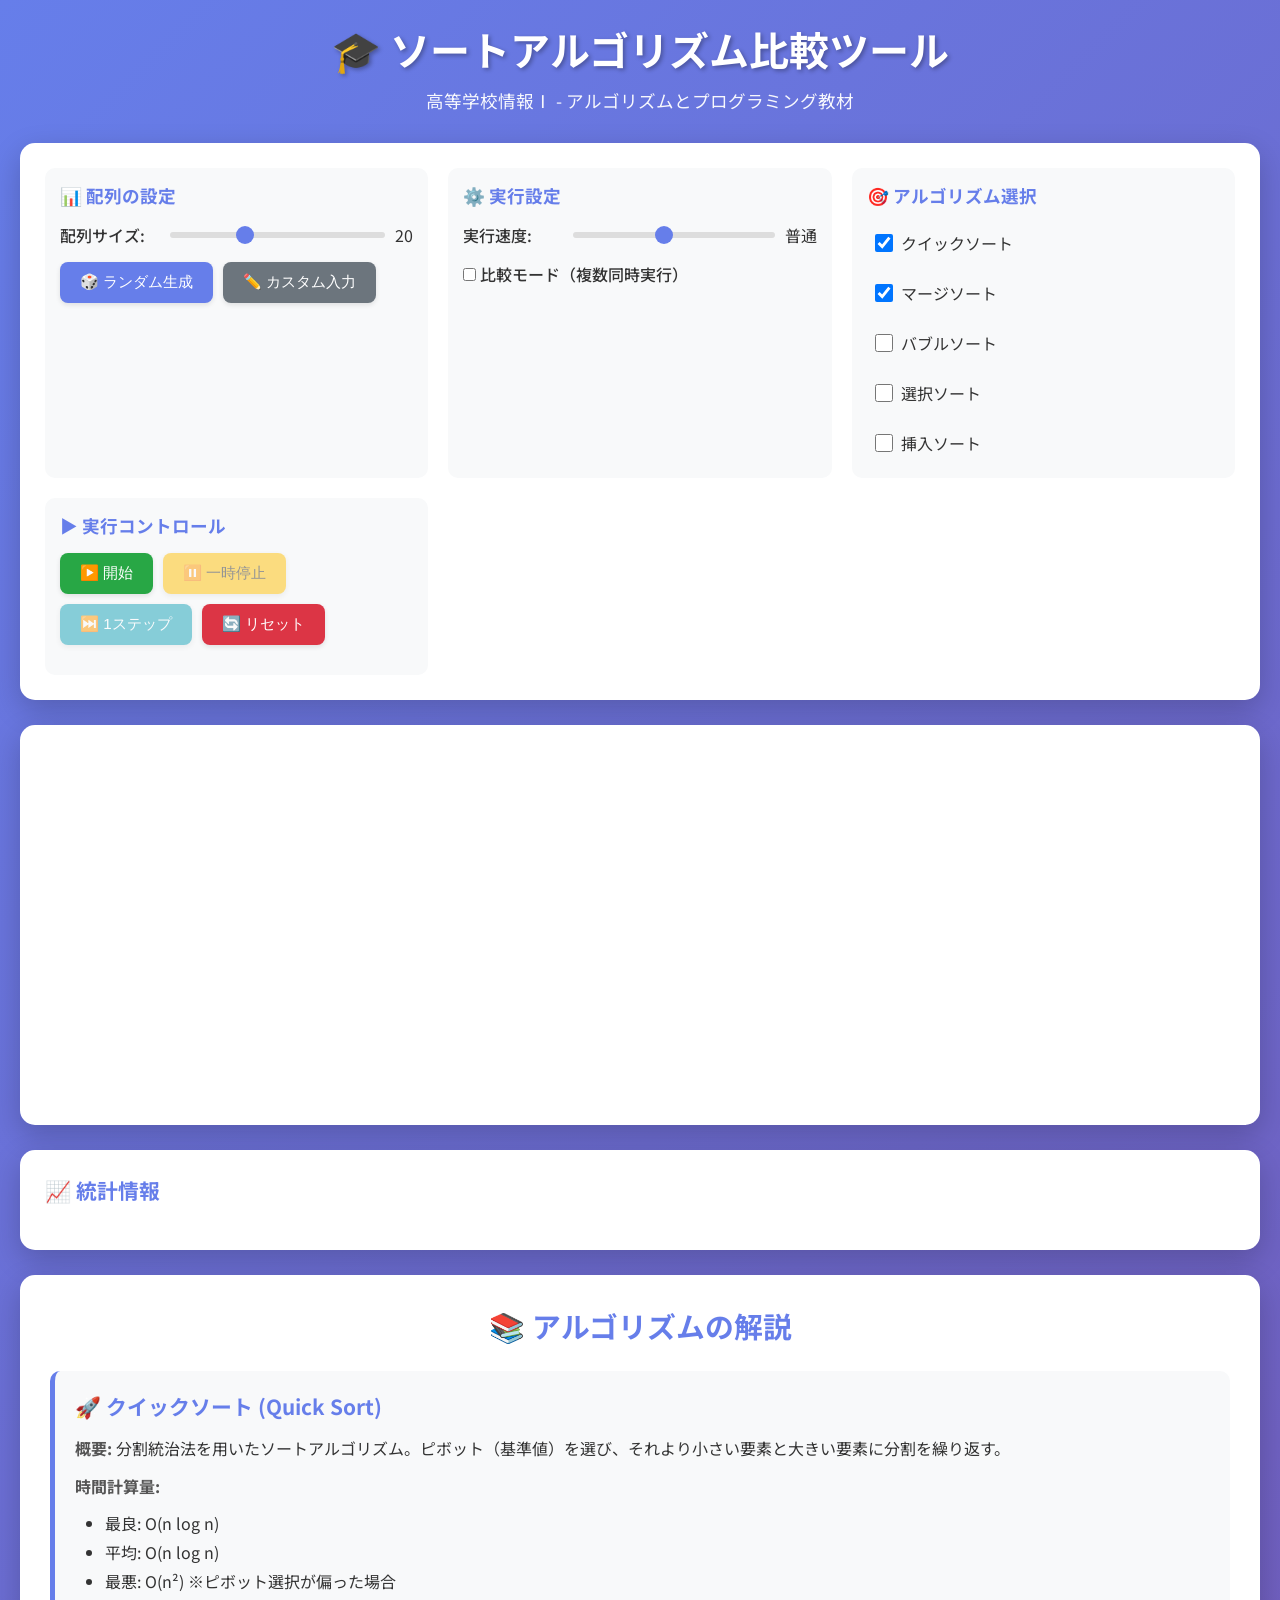
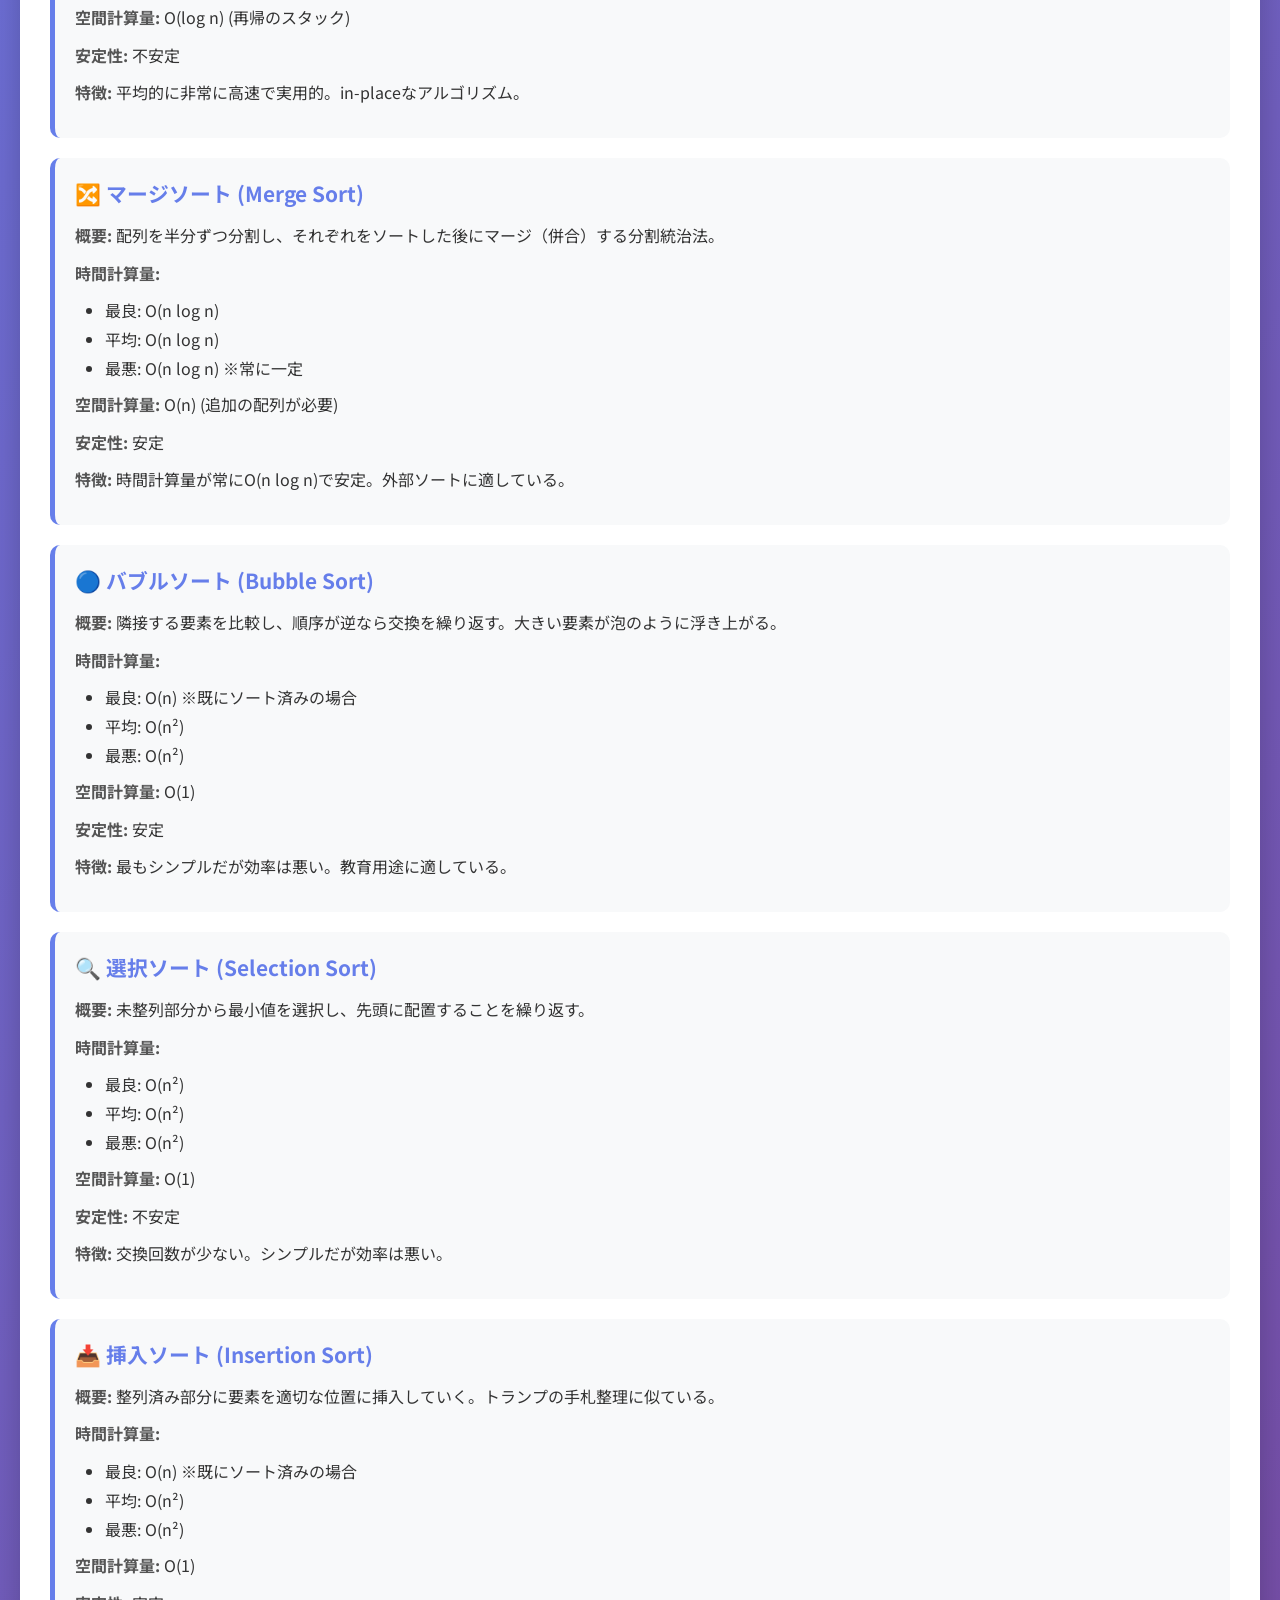
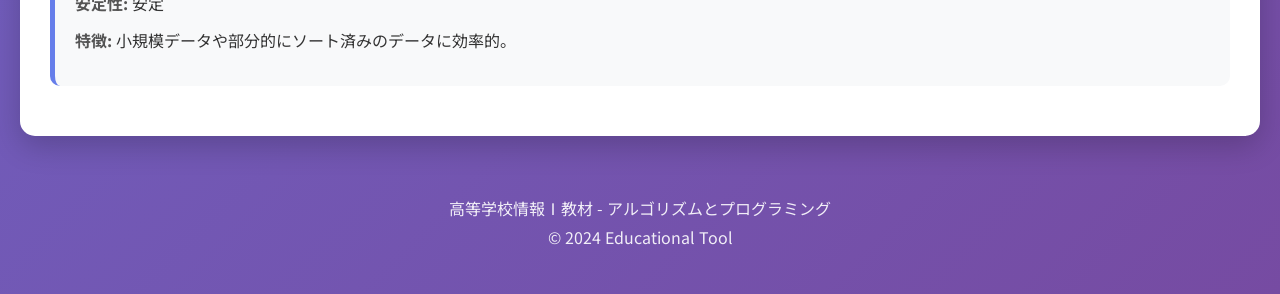
<file: index.html>
<!DOCTYPE html>
<html lang="ja">
<head>
    <meta charset="UTF-8">
    <meta name="viewport" content="width=device-width, initial-scale=1.0">
    <title>ソートアルゴリズム比較ツール - 高校情報Ⅰ教材</title>
    <link rel="stylesheet" href="css/style.css">
    <link href="https://fonts.googleapis.com/css2?family=Noto+Sans+JP:wght@300;400;500;700&display=swap" rel="stylesheet">
</head>
<body>
    <header>
        <h1>🎓 ソートアルゴリズム比較ツール</h1>
        <p class="subtitle">高等学校情報Ⅰ - アルゴリズムとプログラミング教材</p>
    </header>

    <main>
        <!-- コントロールパネル -->
        <section class="control-panel">
            <div class="control-group">
                <h3>📊 配列の設定</h3>
                <div class="control-row">
                    <label for="arraySize">配列サイズ:</label>
                    <input type="range" id="arraySize" min="5" max="50" value="20" step="1">
                    <span id="arraySizeValue">20</span>
                </div>
                <div class="control-row">
                    <button id="randomBtn" class="btn btn-primary">🎲 ランダム生成</button>
                    <button id="customBtn" class="btn btn-secondary">✏️ カスタム入力</button>
                </div>
                <div id="customInputArea" class="custom-input-area" style="display: none;">
                    <label for="customArray">数値をカンマ区切りで入力:</label>
                    <input type="text" id="customArray" placeholder="例: 5,3,8,1,9,2,7,4,6">
                    <button id="applyCustomBtn" class="btn btn-small">適用</button>
                </div>
            </div>

            <div class="control-group">
                <h3>⚙️ 実行設定</h3>
                <div class="control-row">
                    <label for="speed">実行速度:</label>
                    <input type="range" id="speed" min="1" max="10" value="5" step="1">
                    <span id="speedValue">普通</span>
                </div>
                <div class="control-row">
                    <label>
                        <input type="checkbox" id="compareMode">
                        比較モード（複数同時実行）
                    </label>
                </div>
            </div>

            <div class="control-group">
                <h3>🎯 アルゴリズム選択</h3>
                <div class="algorithm-select">
                    <label><input type="checkbox" class="algo-checkbox" value="quick" checked> クイックソート</label>
                    <label><input type="checkbox" class="algo-checkbox" value="merge" checked> マージソート</label>
                    <label><input type="checkbox" class="algo-checkbox" value="bubble"> バブルソート</label>
                    <label><input type="checkbox" class="algo-checkbox" value="selection"> 選択ソート</label>
                    <label><input type="checkbox" class="algo-checkbox" value="insertion"> 挿入ソート</label>
                </div>
            </div>

            <div class="control-group">
                <h3>▶️ 実行コントロール</h3>
                <div class="control-row">
                    <button id="startBtn" class="btn btn-success">▶️ 開始</button>
                    <button id="pauseBtn" class="btn btn-warning" disabled>⏸️ 一時停止</button>
                    <button id="stepBtn" class="btn btn-info" disabled>⏭️ 1ステップ</button>
                    <button id="resetBtn" class="btn btn-danger">🔄 リセット</button>
                </div>
            </div>
        </section>

        <!-- 視覚化エリア -->
        <section class="visualization-area">
            <div id="visualizationContainer"></div>
        </section>

        <!-- 統計情報 -->
        <section class="stats-area">
            <h3>📈 統計情報</h3>
            <div id="statsContainer"></div>
        </section>

        <!-- アルゴリズム解説 -->
        <section class="explanation-area">
            <h2>📚 アルゴリズムの解説</h2>
            
            <div class="algo-card">
                <h3>🚀 クイックソート (Quick Sort)</h3>
                <div class="algo-details">
                    <p><strong>概要:</strong> 分割統治法を用いたソートアルゴリズム。ピボット（基準値）を選び、それより小さい要素と大きい要素に分割を繰り返す。</p>
                    <p><strong>時間計算量:</strong></p>
                    <ul>
                        <li>最良: O(n log n)</li>
                        <li>平均: O(n log n)</li>
                        <li>最悪: O(n²) ※ピボット選択が偏った場合</li>
                    </ul>
                    <p><strong>空間計算量:</strong> O(log n) (再帰のスタック)</p>
                    <p><strong>安定性:</strong> 不安定</p>
                    <p><strong>特徴:</strong> 平均的に非常に高速で実用的。in-placeなアルゴリズム。</p>
                </div>
            </div>

            <div class="algo-card">
                <h3>🔀 マージソート (Merge Sort)</h3>
                <div class="algo-details">
                    <p><strong>概要:</strong> 配列を半分ずつ分割し、それぞれをソートした後にマージ（併合）する分割統治法。</p>
                    <p><strong>時間計算量:</strong></p>
                    <ul>
                        <li>最良: O(n log n)</li>
                        <li>平均: O(n log n)</li>
                        <li>最悪: O(n log n) ※常に一定</li>
                    </ul>
                    <p><strong>空間計算量:</strong> O(n) (追加の配列が必要)</p>
                    <p><strong>安定性:</strong> 安定</p>
                    <p><strong>特徴:</strong> 時間計算量が常にO(n log n)で安定。外部ソートに適している。</p>
                </div>
            </div>

            <div class="algo-card">
                <h3>🔵 バブルソート (Bubble Sort)</h3>
                <div class="algo-details">
                    <p><strong>概要:</strong> 隣接する要素を比較し、順序が逆なら交換を繰り返す。大きい要素が泡のように浮き上がる。</p>
                    <p><strong>時間計算量:</strong></p>
                    <ul>
                        <li>最良: O(n) ※既にソート済みの場合</li>
                        <li>平均: O(n²)</li>
                        <li>最悪: O(n²)</li>
                    </ul>
                    <p><strong>空間計算量:</strong> O(1)</p>
                    <p><strong>安定性:</strong> 安定</p>
                    <p><strong>特徴:</strong> 最もシンプルだが効率は悪い。教育用途に適している。</p>
                </div>
            </div>

            <div class="algo-card">
                <h3>🔍 選択ソート (Selection Sort)</h3>
                <div class="algo-details">
                    <p><strong>概要:</strong> 未整列部分から最小値を選択し、先頭に配置することを繰り返す。</p>
                    <p><strong>時間計算量:</strong></p>
                    <ul>
                        <li>最良: O(n²)</li>
                        <li>平均: O(n²)</li>
                        <li>最悪: O(n²)</li>
                    </ul>
                    <p><strong>空間計算量:</strong> O(1)</p>
                    <p><strong>安定性:</strong> 不安定</p>
                    <p><strong>特徴:</strong> 交換回数が少ない。シンプルだが効率は悪い。</p>
                </div>
            </div>

            <div class="algo-card">
                <h3>📥 挿入ソート (Insertion Sort)</h3>
                <div class="algo-details">
                    <p><strong>概要:</strong> 整列済み部分に要素を適切な位置に挿入していく。トランプの手札整理に似ている。</p>
                    <p><strong>時間計算量:</strong></p>
                    <ul>
                        <li>最良: O(n) ※既にソート済みの場合</li>
                        <li>平均: O(n²)</li>
                        <li>最悪: O(n²)</li>
                    </ul>
                    <p><strong>空間計算量:</strong> O(1)</p>
                    <p><strong>安定性:</strong> 安定</p>
                    <p><strong>特徴:</strong> 小規模データや部分的にソート済みのデータに効率的。</p>
                </div>
            </div>
        </section>
    </main>

    <footer>
        <p>高等学校情報Ⅰ教材 - アルゴリズムとプログラミング</p>
        <p>© 2024 Educational Tool</p>
    </footer>

    <script src="js/algorithms.js"></script>
    <script src="js/visualizer.js"></script>
    <script src="js/main.js"></script>
</body>
</html>
</file>
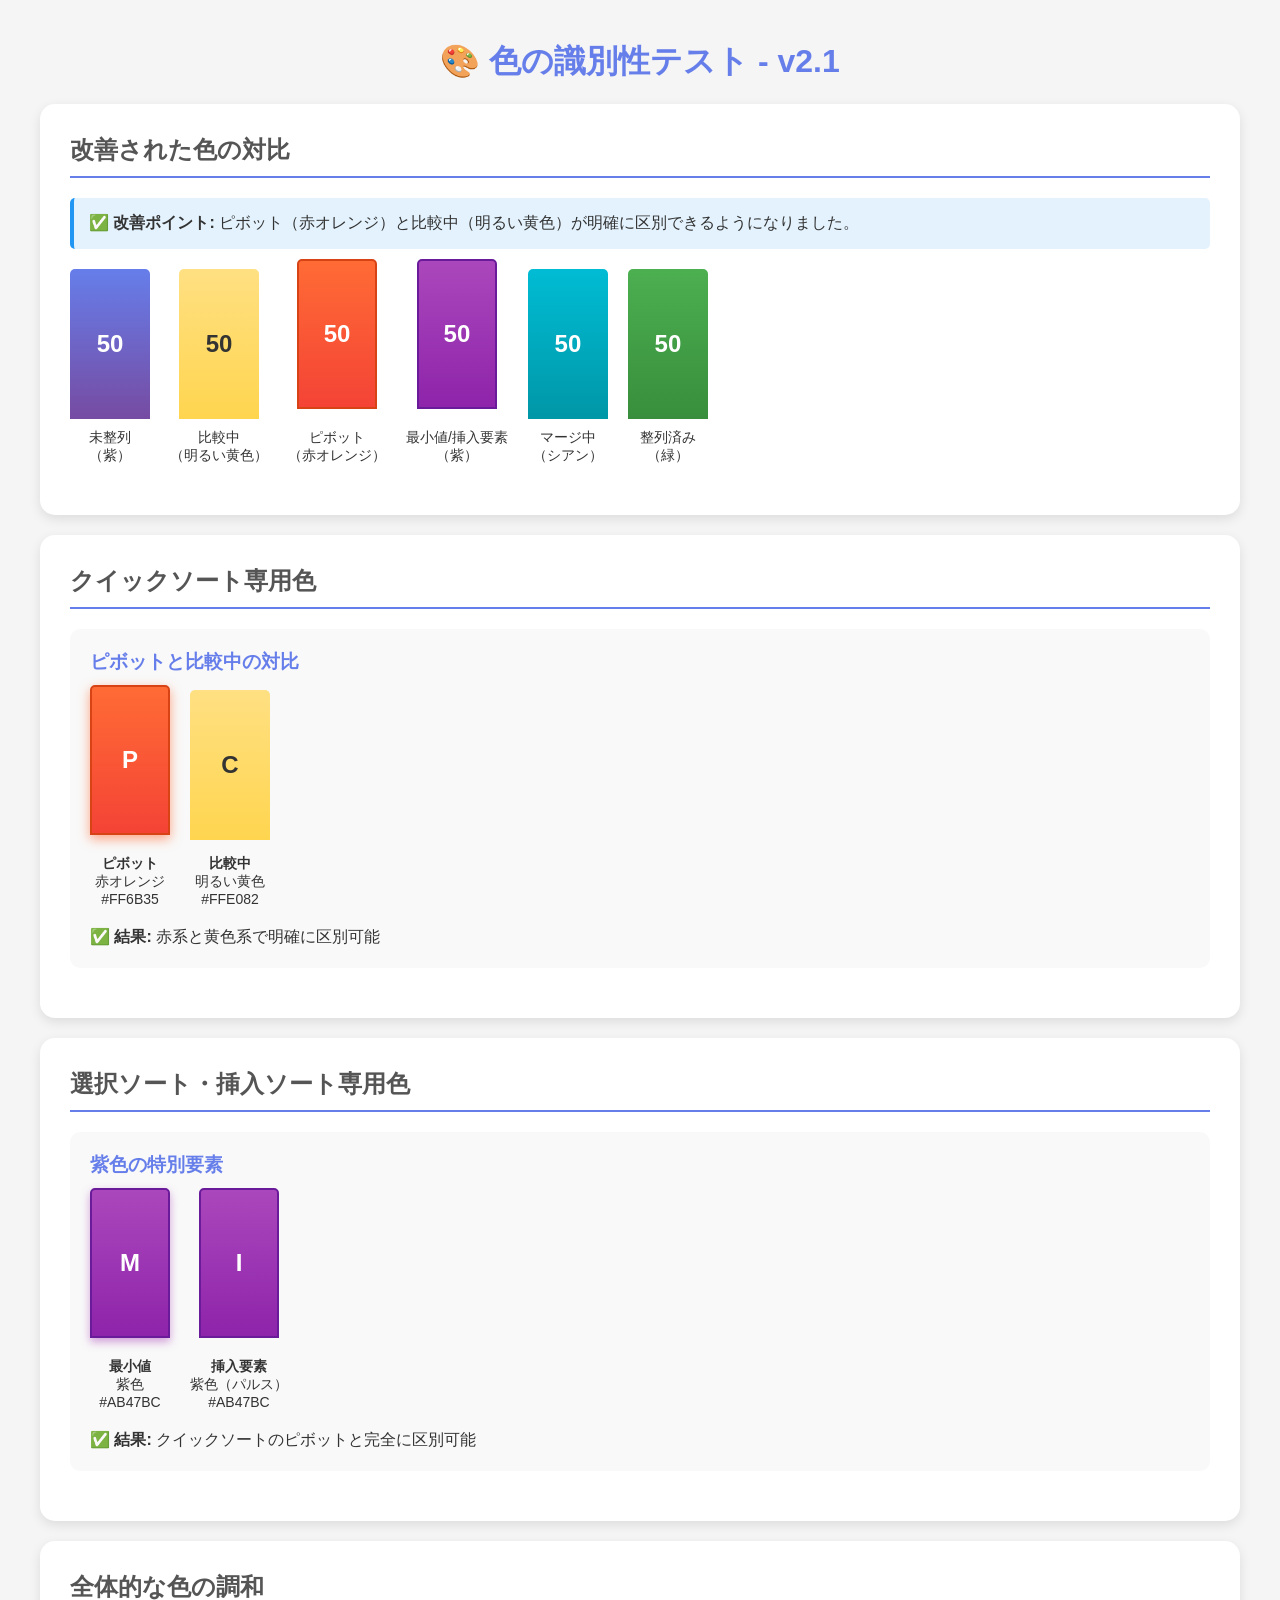
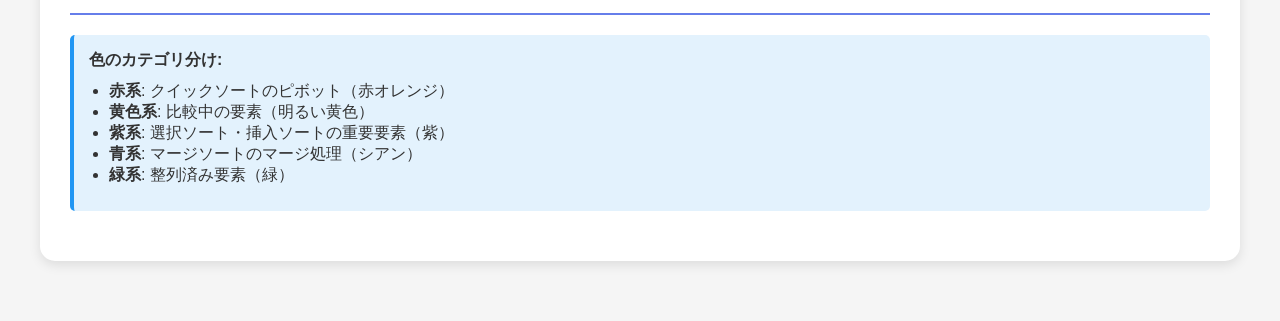
<file: color-test.html>
<!DOCTYPE html>
<html lang="ja">
<head>
    <meta charset="UTF-8">
    <meta name="viewport" content="width=device-width, initial-scale=1.0">
    <title>色の識別性テスト</title>
    <link rel="stylesheet" href="css/style.css">
    <style>
        body {
            background: #f5f5f5;
            padding: 40px;
            font-family: 'Noto Sans JP', sans-serif;
        }
        .test-section {
            background: white;
            padding: 30px;
            margin: 20px 0;
            border-radius: 15px;
            box-shadow: 0 4px 12px rgba(0,0,0,0.1);
        }
        .color-demo {
            display: flex;
            gap: 20px;
            margin: 20px 0;
            flex-wrap: wrap;
        }
        .demo-bar {
            display: flex;
            flex-direction: column;
            align-items: center;
            gap: 10px;
        }
        .demo-bar-item {
            width: 80px;
            height: 150px;
            border-radius: 5px 5px 0 0;
            display: flex;
            align-items: center;
            justify-content: center;
            color: white;
            font-weight: bold;
            font-size: 24px;
        }
        .demo-label {
            font-size: 14px;
            text-align: center;
            font-weight: 500;
        }
        h1 {
            color: #667eea;
            text-align: center;
        }
        h2 {
            color: #555;
            border-bottom: 2px solid #667eea;
            padding-bottom: 10px;
        }
        .comparison {
            background: #f9f9f9;
            padding: 20px;
            border-radius: 10px;
            margin: 20px 0;
        }
        .comparison h3 {
            color: #667eea;
            margin-bottom: 15px;
        }
        .note {
            background: #e3f2fd;
            padding: 15px;
            border-left: 4px solid #2196f3;
            margin: 20px 0;
            border-radius: 5px;
        }
    </style>
</head>
<body>
    <h1>🎨 色の識別性テスト - v2.1</h1>
    
    <div class="test-section">
        <h2>改善された色の対比</h2>
        <div class="note">
            <strong>✅ 改善ポイント:</strong> ピボット（赤オレンジ）と比較中（明るい黄色）が明確に区別できるようになりました。
        </div>
        
        <div class="color-demo">
            <div class="demo-bar">
                <div class="demo-bar-item" style="background: linear-gradient(180deg, #667eea 0%, #764ba2 100%);">
                    50
                </div>
                <div class="demo-label">未整列<br>（紫）</div>
            </div>
            
            <div class="demo-bar">
                <div class="demo-bar-item" style="background: linear-gradient(180deg, #FFE082 0%, #FFD54F 100%); color: #333;">
                    50
                </div>
                <div class="demo-label">比較中<br>（明るい黄色）</div>
            </div>
            
            <div class="demo-bar">
                <div class="demo-bar-item" style="background: linear-gradient(180deg, #FF6B35 0%, #F44336 100%); border: 2px solid #D84315; transform: translateY(-10px);">
                    50
                </div>
                <div class="demo-label">ピボット<br>（赤オレンジ）</div>
            </div>
            
            <div class="demo-bar">
                <div class="demo-bar-item" style="background: linear-gradient(180deg, #AB47BC 0%, #8E24AA 100%); border: 2px solid #6A1B9A; transform: translateY(-10px);">
                    50
                </div>
                <div class="demo-label">最小値/挿入要素<br>（紫）</div>
            </div>
            
            <div class="demo-bar">
                <div class="demo-bar-item" style="background: linear-gradient(180deg, #00BCD4 0%, #0097A7 100%);">
                    50
                </div>
                <div class="demo-label">マージ中<br>（シアン）</div>
            </div>
            
            <div class="demo-bar">
                <div class="demo-bar-item" style="background: linear-gradient(180deg, #4caf50 0%, #388e3c 100%);">
                    50
                </div>
                <div class="demo-label">整列済み<br>（緑）</div>
            </div>
        </div>
    </div>

    <div class="test-section">
        <h2>クイックソート専用色</h2>
        <div class="comparison">
            <h3>ピボットと比較中の対比</h3>
            <div class="color-demo">
                <div class="demo-bar">
                    <div class="demo-bar-item" style="background: linear-gradient(180deg, #FF6B35 0%, #F44336 100%); border: 2px solid #D84315; transform: translateY(-10px); box-shadow: 0 4px 12px rgba(255, 107, 53, 0.6);">
                        P
                    </div>
                    <div class="demo-label"><strong>ピボット</strong><br>赤オレンジ<br>#FF6B35</div>
                </div>
                
                <div class="demo-bar">
                    <div class="demo-bar-item" style="background: linear-gradient(180deg, #FFE082 0%, #FFD54F 100%); color: #333; transform: translateY(-5px);">
                        C
                    </div>
                    <div class="demo-label"><strong>比較中</strong><br>明るい黄色<br>#FFE082</div>
                </div>
            </div>
            <p><strong>✅ 結果:</strong> 赤系と黄色系で明確に区別可能</p>
        </div>
    </div>

    <div class="test-section">
        <h2>選択ソート・挿入ソート専用色</h2>
        <div class="comparison">
            <h3>紫色の特別要素</h3>
            <div class="color-demo">
                <div class="demo-bar">
                    <div class="demo-bar-item" style="background: linear-gradient(180deg, #AB47BC 0%, #8E24AA 100%); border: 2px solid #6A1B9A; transform: translateY(-10px); box-shadow: 0 4px 8px rgba(171, 71, 188, 0.5);">
                        M
                    </div>
                    <div class="demo-label"><strong>最小値</strong><br>紫色<br>#AB47BC</div>
                </div>
                
                <div class="demo-bar">
                    <div class="demo-bar-item" style="background: linear-gradient(180deg, #AB47BC 0%, #8E24AA 100%); border: 2px solid #6A1B9A; transform: translateY(-10px); animation: pulse 0.6s ease infinite;">
                        I
                    </div>
                    <div class="demo-label"><strong>挿入要素</strong><br>紫色（パルス）<br>#AB47BC</div>
                </div>
            </div>
            <p><strong>✅ 結果:</strong> クイックソートのピボットと完全に区別可能</p>
        </div>
    </div>

    <div class="test-section">
        <h2>全体的な色の調和</h2>
        <div class="note">
            <strong>色のカテゴリ分け:</strong>
            <ul style="margin: 10px 0; padding-left: 20px;">
                <li><strong>赤系</strong>: クイックソートのピボット（赤オレンジ）</li>
                <li><strong>黄色系</strong>: 比較中の要素（明るい黄色）</li>
                <li><strong>紫系</strong>: 選択ソート・挿入ソートの重要要素（紫）</li>
                <li><strong>青系</strong>: マージソートのマージ処理（シアン）</li>
                <li><strong>緑系</strong>: 整列済み要素（緑）</li>
            </ul>
        </div>
    </div>

    <style>
        @keyframes pulse {
            0%, 100% { opacity: 1; }
            50% { opacity: 0.7; }
        }
    </style>
</body>
</html>
</file>
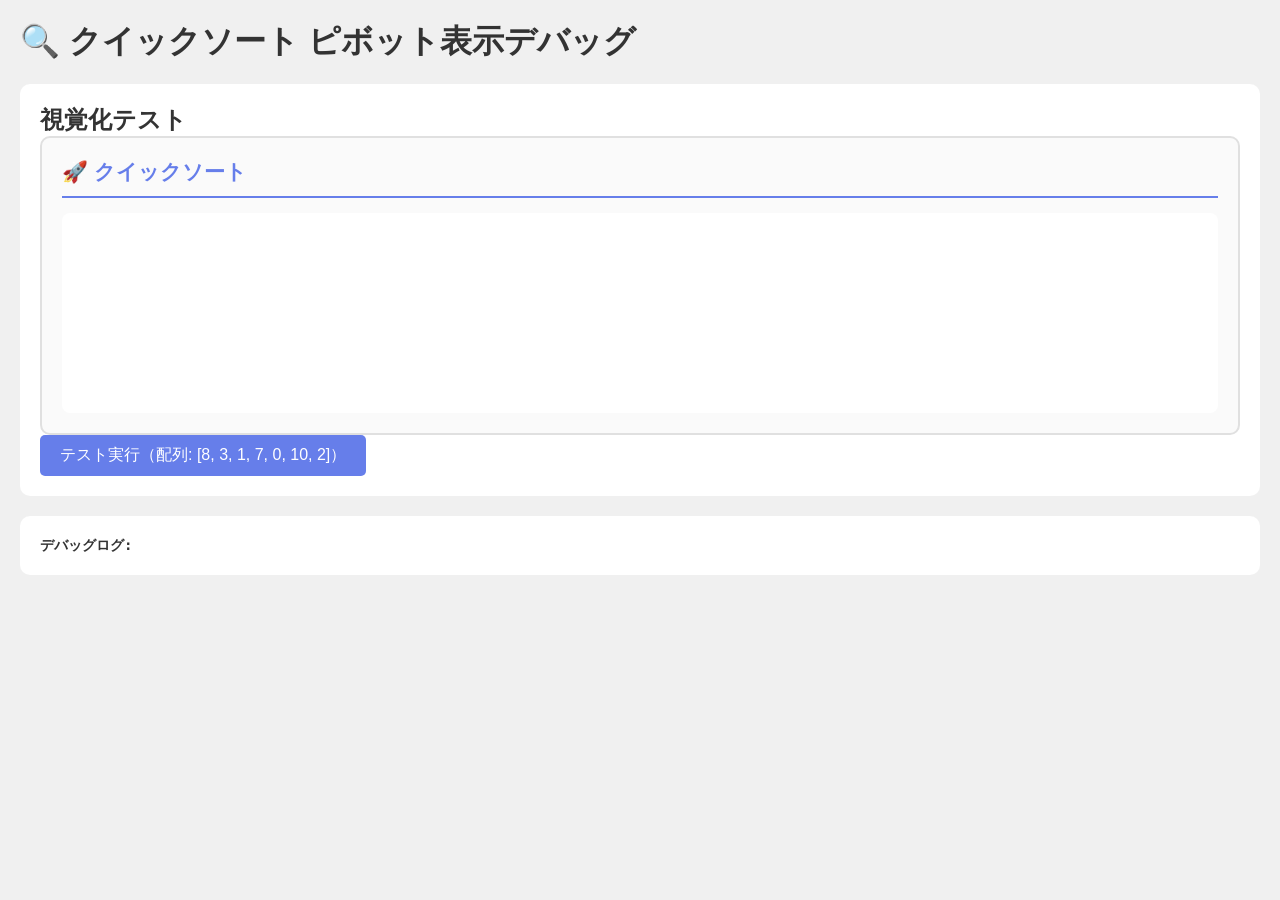
<file: debug-quick.html>
<!DOCTYPE html>
<html lang="ja">
<head>
    <meta charset="UTF-8">
    <meta name="viewport" content="width=device-width, initial-scale=1.0">
    <title>デバッグ - クイックソート</title>
    <link rel="stylesheet" href="css/style.css">
    <style>
        body {
            background: #f0f0f0;
            padding: 20px;
        }
        .debug-panel {
            background: white;
            padding: 20px;
            margin: 20px 0;
            border-radius: 10px;
            font-family: monospace;
            font-size: 12px;
        }
        .step-log {
            margin: 5px 0;
            padding: 8px;
            background: #f5f5f5;
            border-left: 3px solid #2196f3;
        }
        .pivot-highlight {
            background: #FFE0B2 !important;
            border-left-color: #FF9800 !important;
        }
        .test-viz {
            background: white;
            padding: 20px;
            border-radius: 10px;
            margin: 20px 0;
        }
        button {
            padding: 10px 20px;
            background: #667eea;
            color: white;
            border: none;
            border-radius: 5px;
            cursor: pointer;
            font-size: 16px;
        }
        button:hover {
            background: #5568d3;
        }
    </style>
</head>
<body>
    <h1>🔍 クイックソート ピボット表示デバッグ</h1>
    
    <div class="test-viz">
        <h2>視覚化テスト</h2>
        <div id="test-container">
            <div class="algo-visualization" id="viz-quick">
                <div class="algo-header">
                    <div class="algo-name">🚀 クイックソート</div>
                </div>
                <div class="bars-container" id="bars-quick" style="height: 200px;"></div>
            </div>
        </div>
        <button onclick="runTest()">テスト実行（配列: [8, 3, 1, 7, 0, 10, 2]）</button>
    </div>

    <div class="debug-panel">
        <h3>デバッグログ:</h3>
        <div id="debug-log"></div>
    </div>

    <script src="js/algorithms.js"></script>
    <script>
        function log(message, isPivot = false) {
            const logDiv = document.getElementById('debug-log');
            const entry = document.createElement('div');
            entry.className = 'step-log' + (isPivot ? ' pivot-highlight' : '');
            entry.innerHTML = message;
            logDiv.appendChild(entry);
        }

        function runTest() {
            const container = document.getElementById('bars-quick');
            const debugLog = document.getElementById('debug-log');
            debugLog.innerHTML = '';
            container.innerHTML = '';

            const testArray = [8, 3, 1, 7, 0, 10, 2];
            log(`<strong>開始:</strong> 配列 = [${testArray.join(', ')}]`);

            // アルゴリズム実行
            const algo = new SortingAlgorithms();
            const steps = algo.quickSort(testArray);
            log(`<strong>総ステップ数:</strong> ${steps.length}`);

            // バーを作成
            const maxValue = Math.max(...testArray);
            testArray.forEach((value, index) => {
                const bar = document.createElement('div');
                bar.className = 'bar';
                bar.id = `quick-bar-${index}`;
                const height = (value / maxValue) * 150;
                bar.style.height = `${height}px`;
                
                const valueLabel = document.createElement('div');
                valueLabel.className = 'bar-value';
                valueLabel.textContent = value;
                bar.appendChild(valueLabel);
                
                container.appendChild(bar);
            });

            log(`<strong>バー作成完了</strong>`);

            // ステップを順次実行
            let currentStep = 0;
            const stepInterval = setInterval(() => {
                if (currentStep >= Math.min(steps.length, 20)) {
                    clearInterval(stepInterval);
                    log(`<strong>完了</strong> (最初の20ステップを表示)`);
                    return;
                }

                const step = steps[currentStep];
                const isPivotStep = step.type === 'pivot' || step.pivotIndex !== undefined;
                
                log(
                    `Step ${currentStep}: type=<strong>${step.type}</strong>, indices=[${step.indices}]` +
                    (step.pivotIndex !== undefined ? `, <strong style="color: #FF9800;">pivotIndex=${step.pivotIndex}</strong>` : ''),
                    isPivotStep
                );

                // バーをリセット
                const bars = container.querySelectorAll('.bar');
                bars.forEach(bar => {
                    const classes = bar.className.split(' ');
                    const hasSorted = classes.includes('sorted');
                    bar.className = 'bar';
                    if (hasSorted) bar.classList.add('sorted');
                });

                // ステップ適用
                if (step.type === 'pivot') {
                    step.indices.forEach(idx => {
                        const bar = document.getElementById(`quick-bar-${idx}`);
                        if (bar) {
                            bar.classList.add('pivot');
                            log(`  → バー ${idx} に pivot クラスを追加`, true);
                        }
                    });
                } else if (step.type === 'compare') {
                    step.indices.forEach(idx => {
                        const bar = document.getElementById(`quick-bar-${idx}`);
                        if (bar && !bar.classList.contains('sorted')) {
                            bar.classList.add('comparing');
                        }
                    });
                } else if (step.type === 'sorted') {
                    step.indices.forEach(idx => {
                        const bar = document.getElementById(`quick-bar-${idx}`);
                        if (bar) {
                            bar.className = 'bar sorted';
                        }
                    });
                }

                // ピボットを再適用
                if (step.pivotIndex !== undefined && step.type !== 'sorted') {
                    const pivotBar = document.getElementById(`quick-bar-${step.pivotIndex}`);
                    if (pivotBar && !pivotBar.classList.contains('sorted')) {
                        pivotBar.classList.remove('comparing');
                        pivotBar.classList.add('pivot');
                        log(`  → ピボット再適用: バー ${step.pivotIndex}`, true);
                    }
                }

                // バーの高さ更新
                step.array.forEach((value, index) => {
                    const bar = document.getElementById(`quick-bar-${index}`);
                    if (bar) {
                        const height = (value / maxValue) * 150;
                        bar.style.height = `${height}px`;
                        const valueLabel = bar.querySelector('.bar-value');
                        if (valueLabel) valueLabel.textContent = value;
                    }
                });

                currentStep++;
            }, 800);
        }
    </script>
</body>
</html>
</file>
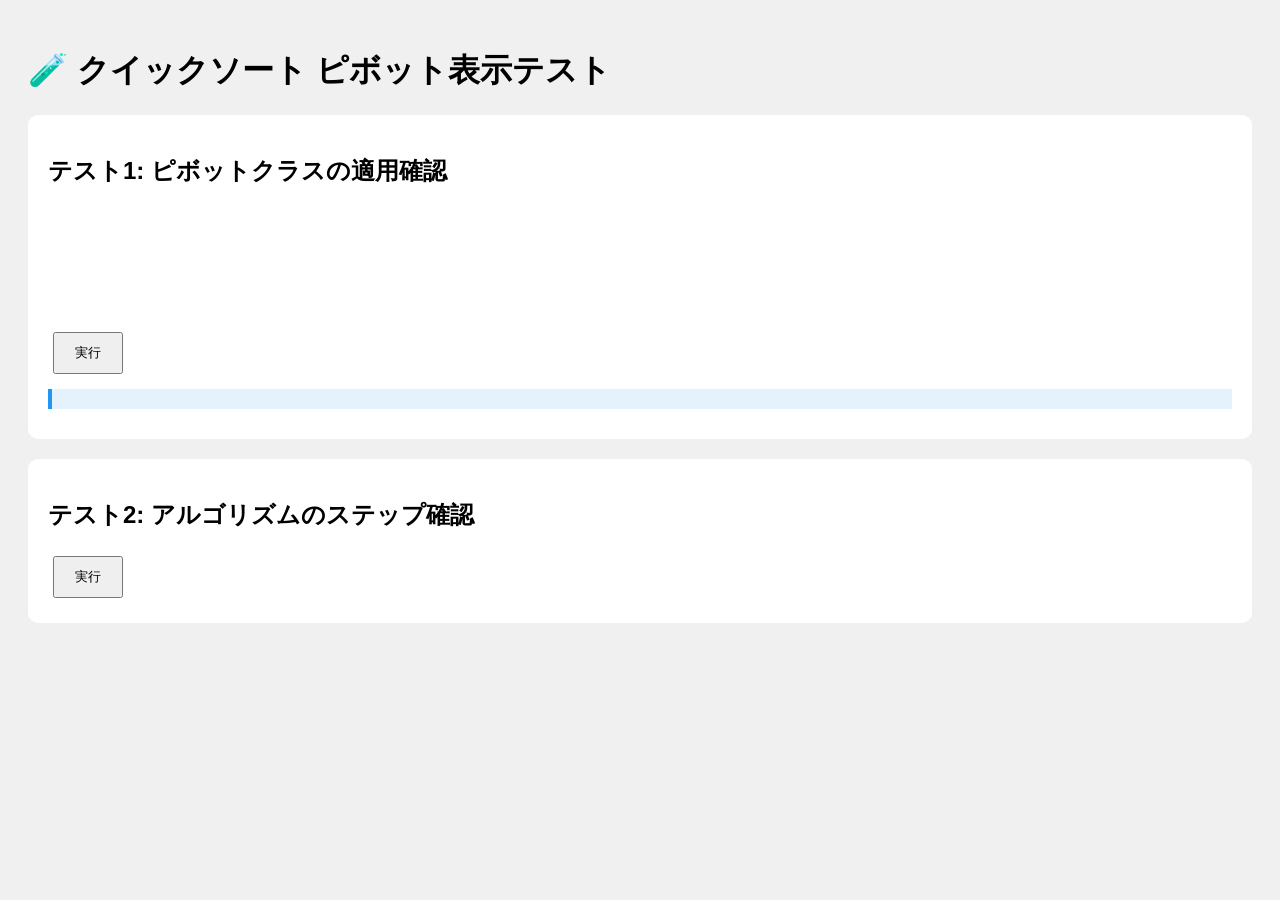
<file: test-pivot.html>
<!DOCTYPE html>
<html lang="ja">
<head>
    <meta charset="UTF-8">
    <meta name="viewport" content="width=device-width, initial-scale=1.0">
    <title>クイックソートピボットテスト</title>
    <style>
        body {
            font-family: Arial, sans-serif;
            padding: 20px;
            background: #f0f0f0;
        }
        .test-container {
            background: white;
            padding: 20px;
            border-radius: 10px;
            margin-bottom: 20px;
        }
        .bar {
            display: inline-block;
            width: 30px;
            margin: 2px;
            background: #667eea;
            text-align: center;
            color: white;
            border-radius: 3px 3px 0 0;
        }
        .bar.pivot {
            background: linear-gradient(180deg, #FF9800 0%, #F57C00 100%);
            transform: translateY(-5px);
            box-shadow: 0 4px 8px rgba(255, 152, 0, 0.4);
        }
        .bar.comparing {
            background: #ffc107;
        }
        .bar.sorted {
            background: #4caf50;
        }
        .bars-display {
            margin: 20px 0;
            min-height: 100px;
        }
        button {
            padding: 10px 20px;
            margin: 5px;
            cursor: pointer;
        }
        .info {
            margin: 10px 0;
            padding: 10px;
            background: #e3f2fd;
            border-left: 4px solid #2196f3;
        }
    </style>
</head>
<body>
    <h1>🧪 クイックソート ピボット表示テスト</h1>
    
    <div class="test-container">
        <h2>テスト1: ピボットクラスの適用確認</h2>
        <div class="bars-display" id="test1"></div>
        <button onclick="test1()">実行</button>
        <div class="info" id="info1"></div>
    </div>

    <div class="test-container">
        <h2>テスト2: アルゴリズムのステップ確認</h2>
        <div id="test2"></div>
        <button onclick="test2()">実行</button>
    </div>

    <script src="js/algorithms.js"></script>
    <script>
        function test1() {
            const container = document.getElementById('test1');
            const info = document.getElementById('info1');
            
            container.innerHTML = '';
            
            // テスト用の配列
            const array = [5, 2, 8, 1, 9];
            
            array.forEach((val, idx) => {
                const bar = document.createElement('div');
                bar.className = 'bar';
                bar.id = `test-bar-${idx}`;
                bar.style.height = `${val * 10}px`;
                bar.textContent = val;
                container.appendChild(bar);
            });
            
            // ピボット（最後の要素）を設定
            setTimeout(() => {
                const pivotBar = document.getElementById('test-bar-4');
                pivotBar.classList.add('pivot');
                info.innerHTML = `<strong>✅ 成功:</strong> インデックス4（値:9）にピボットクラスが適用されました。オレンジ色で表示されているはずです。`;
            }, 100);
        }

        function test2() {
            const container = document.getElementById('test2');
            container.innerHTML = '<h3>アルゴリズムステップ:</h3>';
            
            const algo = new SortingAlgorithms();
            const array = [5, 2, 8, 1, 9];
            const steps = algo.quickSort(array);
            
            let output = '<div style="font-family: monospace; font-size: 12px;">';
            steps.slice(0, 10).forEach((step, idx) => {
                output += `<div style="margin: 5px 0; padding: 5px; background: ${step.type === 'pivot' ? '#FFE0B2' : '#f5f5f5'};">`;
                output += `<strong>Step ${idx}:</strong> type="${step.type}", indices=[${step.indices}]`;
                if (step.pivotIndex !== undefined) {
                    output += `, <strong style="color: #FF9800;">pivotIndex=${step.pivotIndex}</strong>`;
                }
                output += `<br>array=[${step.array.join(', ')}]`;
                output += '</div>';
            });
            output += '</div>';
            
            container.innerHTML += output;
            container.innerHTML += `<p><strong>総ステップ数:</strong> ${steps.length}</p>`;
        }
    </script>
</body>
</html>
</file>
<file: css/style.css>
/* リセットとベーススタイル */
* {
    margin: 0;
    padding: 0;
    box-sizing: border-box;
}

body {
    font-family: 'Noto Sans JP', sans-serif;
    background: linear-gradient(135deg, #667eea 0%, #764ba2 100%);
    min-height: 100vh;
    padding: 20px;
    color: #333;
}

/* ヘッダー */
header {
    text-align: center;
    color: white;
    margin-bottom: 30px;
    animation: fadeInDown 0.8s ease;
}

header h1 {
    font-size: 2.5rem;
    font-weight: 700;
    margin-bottom: 10px;
    text-shadow: 2px 2px 4px rgba(0,0,0,0.3);
}

.subtitle {
    font-size: 1.1rem;
    opacity: 0.95;
}

/* メインコンテンツ */
main {
    max-width: 1400px;
    margin: 0 auto;
}

/* コントロールパネル */
.control-panel {
    background: white;
    border-radius: 15px;
    padding: 25px;
    margin-bottom: 25px;
    box-shadow: 0 10px 30px rgba(0,0,0,0.2);
    display: grid;
    grid-template-columns: repeat(auto-fit, minmax(300px, 1fr));
    gap: 20px;
    animation: fadeInUp 0.8s ease;
}

.control-group {
    padding: 15px;
    border-radius: 10px;
    background: #f8f9fa;
}

.control-group h3 {
    color: #667eea;
    margin-bottom: 15px;
    font-size: 1.1rem;
}

.control-row {
    margin-bottom: 15px;
    display: flex;
    align-items: center;
    gap: 10px;
    flex-wrap: wrap;
}

.control-row label {
    font-weight: 500;
    min-width: 100px;
}

input[type="range"] {
    flex: 1;
    min-width: 150px;
    height: 6px;
    border-radius: 3px;
    background: #ddd;
    outline: none;
    -webkit-appearance: none;
}

input[type="range"]::-webkit-slider-thumb {
    -webkit-appearance: none;
    appearance: none;
    width: 18px;
    height: 18px;
    border-radius: 50%;
    background: #667eea;
    cursor: pointer;
}

input[type="range"]::-moz-range-thumb {
    width: 18px;
    height: 18px;
    border-radius: 50%;
    background: #667eea;
    cursor: pointer;
    border: none;
}

/* ボタンスタイル */
.btn {
    padding: 10px 20px;
    border: none;
    border-radius: 8px;
    font-size: 0.95rem;
    font-weight: 500;
    cursor: pointer;
    transition: all 0.3s ease;
    box-shadow: 0 2px 5px rgba(0,0,0,0.1);
}

.btn:hover {
    transform: translateY(-2px);
    box-shadow: 0 4px 10px rgba(0,0,0,0.2);
}

.btn:active {
    transform: translateY(0);
}

.btn:disabled {
    opacity: 0.5;
    cursor: not-allowed;
    transform: none;
}

.btn-primary {
    background: #667eea;
    color: white;
}

.btn-secondary {
    background: #6c757d;
    color: white;
}

.btn-success {
    background: #28a745;
    color: white;
}

.btn-warning {
    background: #ffc107;
    color: #333;
}

.btn-info {
    background: #17a2b8;
    color: white;
}

.btn-danger {
    background: #dc3545;
    color: white;
}

.btn-small {
    padding: 6px 12px;
    font-size: 0.85rem;
}

/* カスタム入力エリア */
.custom-input-area {
    margin-top: 15px;
    padding: 15px;
    background: white;
    border-radius: 8px;
}

.custom-input-area label {
    display: block;
    margin-bottom: 8px;
    font-weight: 500;
}

#customArray {
    width: 100%;
    padding: 8px;
    border: 2px solid #ddd;
    border-radius: 5px;
    font-size: 0.95rem;
    margin-bottom: 10px;
}

#customArray:focus {
    outline: none;
    border-color: #667eea;
}

/* アルゴリズム選択 */
.algorithm-select {
    display: flex;
    flex-direction: column;
    gap: 10px;
}

.algorithm-select label {
    display: flex;
    align-items: center;
    gap: 8px;
    cursor: pointer;
    padding: 8px;
    border-radius: 5px;
    transition: background 0.2s;
}

.algorithm-select label:hover {
    background: white;
}

.algo-checkbox {
    cursor: pointer;
    width: 18px;
    height: 18px;
}

/* 視覚化エリア */
.visualization-area {
    background: white;
    border-radius: 15px;
    padding: 25px;
    margin-bottom: 25px;
    box-shadow: 0 10px 30px rgba(0,0,0,0.2);
    min-height: 400px;
    animation: fadeInUp 0.8s ease 0.2s both;
}

#visualizationContainer {
    display: flex;
    flex-direction: column;
    gap: 30px;
}

.algo-visualization {
    border: 2px solid #e0e0e0;
    border-radius: 10px;
    padding: 20px;
    background: #fafafa;
}

.algo-header {
    display: flex;
    justify-content: space-between;
    align-items: center;
    margin-bottom: 15px;
    padding-bottom: 10px;
    border-bottom: 2px solid #667eea;
}

.algo-name {
    font-size: 1.3rem;
    font-weight: 600;
    color: #667eea;
}

.algo-status {
    display: flex;
    gap: 15px;
    font-size: 0.9rem;
}

.status-item {
    display: flex;
    flex-direction: column;
    align-items: center;
}

.status-label {
    font-size: 0.75rem;
    color: #666;
    margin-bottom: 3px;
}

.status-value {
    font-weight: 600;
    color: #333;
}

/* バー表示エリア */
.bars-container {
    display: flex;
    align-items: flex-end;
    justify-content: center;
    height: 300px;
    gap: 2px;
    padding: 10px;
    background: white;
    border-radius: 8px;
}

.bar {
    flex: 1;
    background: linear-gradient(180deg, #667eea 0%, #764ba2 100%);
    border-radius: 3px 3px 0 0;
    position: relative;
    transition: all 0.3s ease;
    min-width: 5px;
    max-width: 50px;
}

.bar.pivot {
    background: linear-gradient(180deg, #FF6B35 0%, #F44336 100%) !important;
    transform: translateY(-10px) !important;
    box-shadow: 0 4px 12px rgba(255, 107, 53, 0.6) !important;
    border: 2px solid #D84315 !important;
}

.bar.comparing {
    background: linear-gradient(180deg, #FFE082 0%, #FFD54F 100%);
    transform: translateY(-5px);
    box-shadow: 0 2px 6px rgba(255, 213, 79, 0.4);
}

.bar.sorted {
    background: linear-gradient(180deg, #4caf50 0%, #388e3c 100%);
}

.bar.sorted-light {
    background: linear-gradient(180deg, #81c784 0%, #66bb6a 100%);
}

.bar.swapping {
    background: linear-gradient(180deg, #f44336 0%, #d32f2f 100%);
    animation: swap 0.5s ease;
}

.bar.merging {
    background: linear-gradient(180deg, #00BCD4 0%, #0097A7 100%);
    transform: translateY(-5px);
    box-shadow: 0 4px 8px rgba(0, 188, 212, 0.4);
}

.bar.minimum {
    background: linear-gradient(180deg, #AB47BC 0%, #8E24AA 100%);
    transform: translateY(-10px);
    box-shadow: 0 4px 8px rgba(171, 71, 188, 0.5);
    border: 2px solid #6A1B9A;
}

.bar.inserting {
    background: linear-gradient(180deg, #AB47BC 0%, #8E24AA 100%);
    transform: translateY(-10px);
    box-shadow: 0 4px 8px rgba(171, 71, 188, 0.5);
    border: 2px solid #6A1B9A;
    animation: pulse 0.6s ease infinite;
}

@keyframes pulse {
    0%, 100% { opacity: 1; }
    50% { opacity: 0.7; }
}

.bar-value {
    position: absolute;
    top: -25px;
    left: 50%;
    transform: translateX(-50%);
    font-size: 0.75rem;
    font-weight: 600;
    color: #333;
}

@keyframes swap {
    0%, 100% { transform: translateY(0); }
    50% { transform: translateY(-20px); }
}

/* 色の凡例 */
.color-legend {
    display: flex;
    flex-wrap: wrap;
    gap: 15px;
    margin-top: 15px;
    padding: 15px;
    background: white;
    border-radius: 8px;
    border: 1px solid #e0e0e0;
}

.legend-item {
    display: flex;
    align-items: center;
    gap: 8px;
    font-size: 0.85rem;
}

.legend-color {
    width: 30px;
    height: 20px;
    border-radius: 3px;
    box-shadow: 0 2px 4px rgba(0,0,0,0.1);
}

.legend-color.default {
    background: linear-gradient(180deg, #667eea 0%, #764ba2 100%);
}

.legend-color.comparing {
    background: linear-gradient(180deg, #FFE082 0%, #FFD54F 100%);
}

.legend-color.pivot {
    background: linear-gradient(180deg, #FF6B35 0%, #F44336 100%);
    border: 1px solid #D84315;
}

.legend-color.sorted {
    background: linear-gradient(180deg, #4caf50 0%, #388e3c 100%);
}

.legend-color.sorted-light {
    background: linear-gradient(180deg, #81c784 0%, #66bb6a 100%);
}

.legend-color.swapping {
    background: linear-gradient(180deg, #f44336 0%, #d32f2f 100%);
}

.legend-color.merging {
    background: linear-gradient(180deg, #00BCD4 0%, #0097A7 100%);
}

.legend-color.minimum {
    background: linear-gradient(180deg, #AB47BC 0%, #8E24AA 100%);
    border: 1px solid #6A1B9A;
}

.legend-color.inserting {
    background: linear-gradient(180deg, #AB47BC 0%, #8E24AA 100%);
    border: 1px solid #6A1B9A;
}

/* 統計エリア */
.stats-area {
    background: white;
    border-radius: 15px;
    padding: 25px;
    margin-bottom: 25px;
    box-shadow: 0 10px 30px rgba(0,0,0,0.2);
    animation: fadeInUp 0.8s ease 0.4s both;
}

.stats-area h3 {
    color: #667eea;
    margin-bottom: 20px;
    font-size: 1.3rem;
}

#statsContainer {
    display: grid;
    grid-template-columns: repeat(auto-fit, minmax(250px, 1fr));
    gap: 20px;
}

.stat-card {
    background: linear-gradient(135deg, #667eea 0%, #764ba2 100%);
    color: white;
    padding: 20px;
    border-radius: 10px;
    box-shadow: 0 4px 10px rgba(0,0,0,0.1);
}

.stat-card h4 {
    font-size: 1.1rem;
    margin-bottom: 15px;
    opacity: 0.95;
}

.stat-item {
    display: flex;
    justify-content: space-between;
    margin-bottom: 10px;
    font-size: 0.95rem;
}

.stat-item:last-child {
    margin-bottom: 0;
}

.stat-label {
    opacity: 0.9;
}

.stat-value {
    font-weight: 600;
}

/* 解説エリア */
.explanation-area {
    background: white;
    border-radius: 15px;
    padding: 30px;
    box-shadow: 0 10px 30px rgba(0,0,0,0.2);
    animation: fadeInUp 0.8s ease 0.6s both;
}

.explanation-area h2 {
    color: #667eea;
    margin-bottom: 25px;
    font-size: 1.8rem;
    text-align: center;
}

.algo-card {
    background: #f8f9fa;
    border-left: 5px solid #667eea;
    border-radius: 10px;
    padding: 20px;
    margin-bottom: 20px;
    transition: all 0.3s ease;
}

.algo-card:hover {
    box-shadow: 0 5px 15px rgba(0,0,0,0.1);
    transform: translateX(5px);
}

.algo-card h3 {
    color: #667eea;
    margin-bottom: 15px;
    font-size: 1.3rem;
}

.algo-details p {
    margin-bottom: 12px;
    line-height: 1.6;
}

.algo-details ul {
    margin-left: 30px;
    margin-bottom: 12px;
}

.algo-details li {
    margin-bottom: 5px;
}

.algo-details strong {
    color: #555;
}

/* フッター */
footer {
    text-align: center;
    color: white;
    margin-top: 40px;
    padding: 20px;
    opacity: 0.9;
}

footer p {
    margin-bottom: 5px;
}

/* アニメーション */
@keyframes fadeInDown {
    from {
        opacity: 0;
        transform: translateY(-30px);
    }
    to {
        opacity: 1;
        transform: translateY(0);
    }
}

@keyframes fadeInUp {
    from {
        opacity: 0;
        transform: translateY(30px);
    }
    to {
        opacity: 1;
        transform: translateY(0);
    }
}

/* レスポンシブデザイン */
@media (max-width: 768px) {
    header h1 {
        font-size: 1.8rem;
    }
    
    .subtitle {
        font-size: 0.95rem;
    }
    
    .control-panel {
        grid-template-columns: 1fr;
    }
    
    .bars-container {
        height: 250px;
    }
    
    .bar-value {
        font-size: 0.65rem;
    }
    
    #statsContainer {
        grid-template-columns: 1fr;
    }
}

@media (max-width: 480px) {
    body {
        padding: 10px;
    }
    
    header h1 {
        font-size: 1.5rem;
    }
    
    .control-panel,
    .visualization-area,
    .stats-area,
    .explanation-area {
        padding: 15px;
    }
    
    .btn {
        padding: 8px 15px;
        font-size: 0.85rem;
    }
}
</file>
